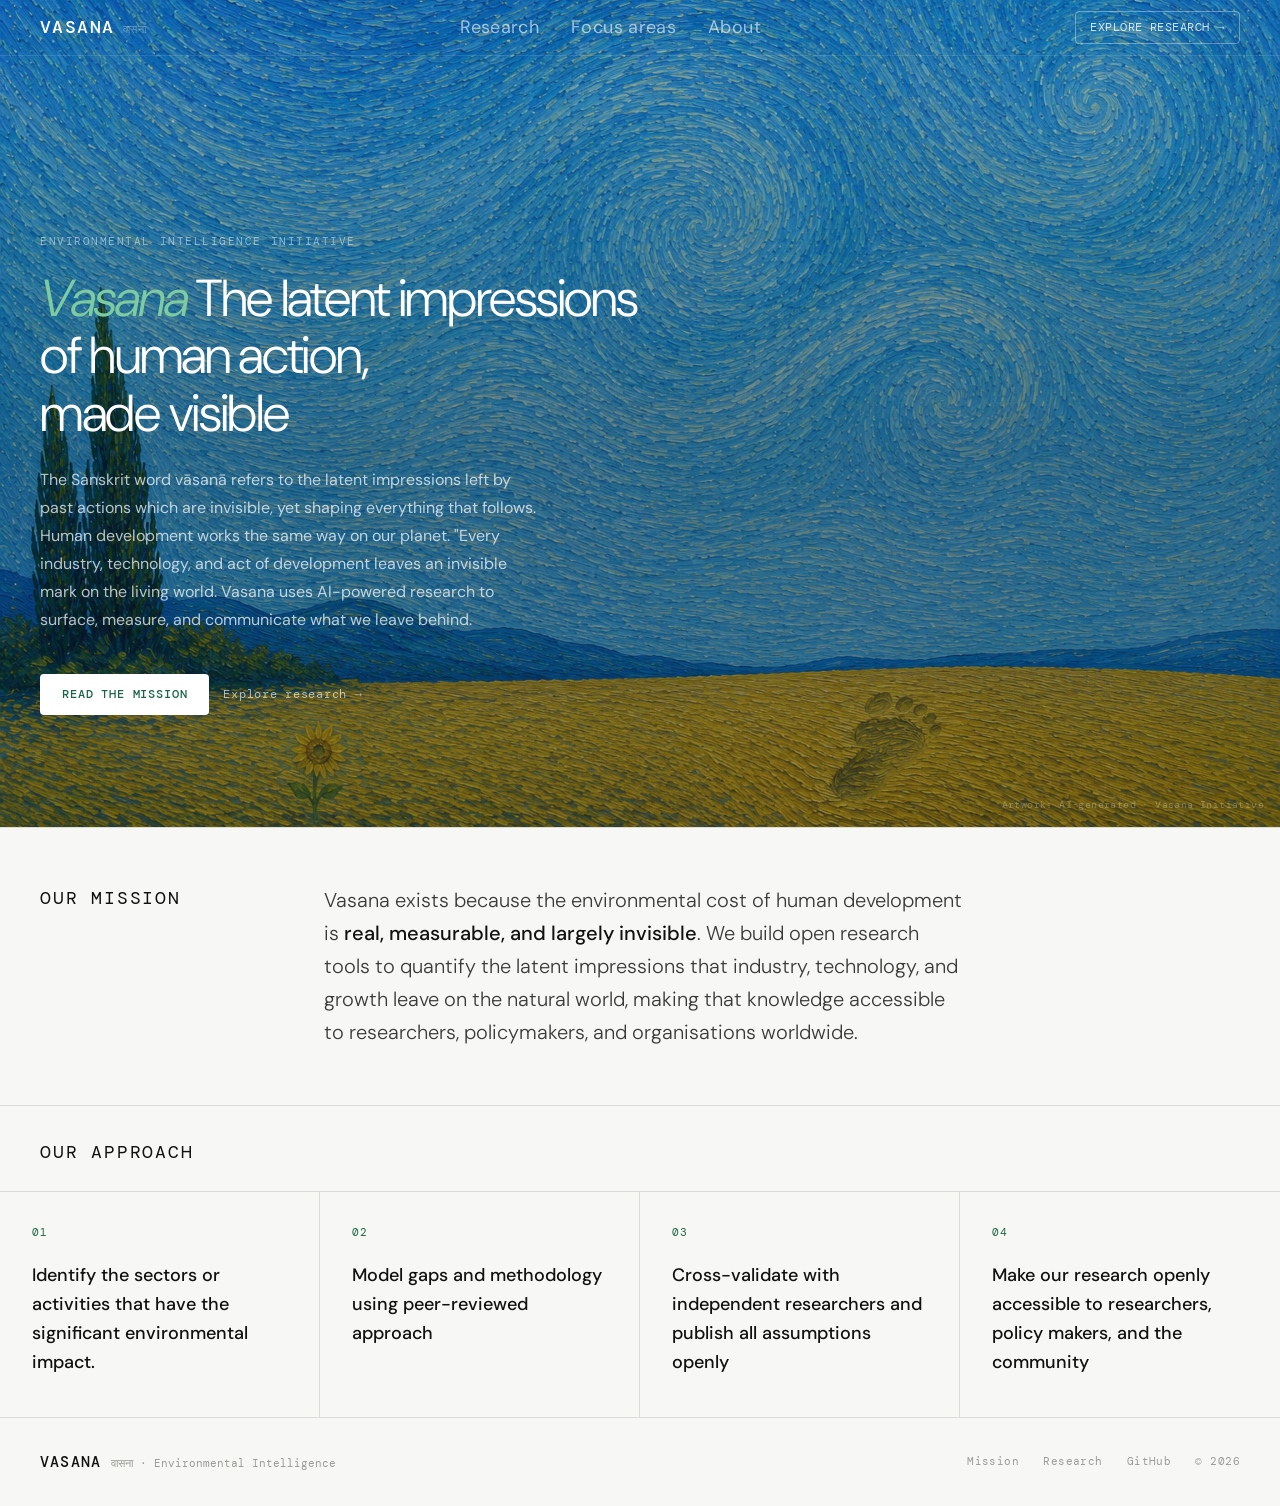
<file: index.html>
<!DOCTYPE html>
<html lang="en">
<head>
  <meta charset="UTF-8">
  <meta name="viewport" content="width=device-width, initial-scale=1.0">
  <meta name="description" content="Vasana — AI-powered research measuring the latent impressions of human action on the natural world.">
  <title>Vasana · Environmental Intelligence</title>
  <link rel="stylesheet" href="css/style.css">
  <style>
    /* HERO IMAGE */
    .hero-image {
      position: relative;
      height: 92vh;
      min-height: 560px;
      display: flex;
      flex-direction: column;
      justify-content: flex-end;
      overflow: hidden;
      border-bottom: 1px solid var(--rule);
    }

    .hero-bg {
      position: absolute;
      inset: 0;
      background-image: url('images/hero.png');
      background-size: cover;
      background-position: center center;
      filter: brightness(0.92) saturate(0.95);
      z-index: 0;
    }

    /* Gradient — heavier at bottom where text sits, preserves the swirling sky above */
    .hero-bg::after {
      content: '';
      position: absolute;
      inset: 0;
      background:
        linear-gradient(to top, rgba(4, 20, 30, 0.316) 0%, rgba(4, 20, 30, 0.338) 45%, rgba(4, 20, 30, 0.08) 100%);
    }

    .hero-content {
      position: relative;
      z-index: 1;
      padding: 3.5rem 2.5rem 4rem;
      max-width: 740px;
    }

    .hero-eyebrow-img {
      font-family: var(--mono);
      font-size: 11px;
      letter-spacing: 0.14em;
      color: rgba(255,255,255,0.5);
      text-transform: uppercase;
      margin-bottom: 1.25rem;
    }

    .hero-title-img {
      font-size: 52px;
      font-weight: 300;
      line-height: 1.1;
      letter-spacing: -0.025em;
      color: #fff;
      margin-bottom: 1.5rem;
    }

    .hero-title-img em {
      font-style: italic;
      color: #7ecba0;
    }

    .hero-body-img {
      font-size: 16px;
      color: rgba(255,255,255,0.72);
      line-height: 1.75;
      max-width: 500px;
      margin-bottom: 2.5rem;
    }

    .hero-actions-img {
      display: flex;
      gap: 14px;
      align-items: center;
      flex-wrap: wrap;
    }

    .btn-primary-img {
      background: #fff;
      color: var(--green);
      font-family: var(--mono);
      font-size: 12px;
      letter-spacing: 0.07em;
      padding: 11px 22px;
      border-radius: 4px;
      text-decoration: none;
      font-weight: 500;
      transition: opacity 0.15s;
    }
    .btn-primary-img:hover { opacity: 0.88; }

    .btn-ghost-img {
      color: rgba(255,255,255,0.65);
      font-family: var(--mono);
      font-size: 12px;
      letter-spacing: 0.06em;
      text-decoration: none;
      transition: color 0.15s;
    }
    .btn-ghost-img:hover { color: #fff; }

    /* Photo credit */
    .photo-credit {
      position: absolute;
      bottom: 14px;
      right: 16px;
      z-index: 2;
      font-family: var(--mono);
      font-size: 10px;
      color: rgba(255,255,255,0.3);
      letter-spacing: 0.04em;
    }
    .photo-credit a { color: inherit; text-decoration: none; }
    .photo-credit a:hover { color: rgba(255,255,255,0.6); }

    /* NAV on dark hero — make wordmark white */
    nav.over-image {
      position: absolute;
      top: 0; left: 0; right: 0;
      background: transparent;
      border-bottom: 1px solid rgba(255,255,255,0.1);
      z-index: 5;
    }
    nav.over-image .nav-wordmark { color: #fff; }
    nav.over-image .nav-tag { color: rgba(255,255,255,0.35); }
    nav.over-image .nav-links a { color: rgba(255,255,255,0.6); }
    nav.over-image .nav-links a:hover,
    nav.over-image .nav-links a.active { color: #fff; }
    nav.over-image .nav-cta {
      color: rgba(255,255,255,0.8);
      border-color: rgba(255,255,255,0.35);
    }
    nav.over-image .nav-cta:hover {
      background: rgba(255,255,255,0.12);
      color: #fff;
    }
    nav.over-image .nav-hamburger span { background: #fff; }

    @media (max-width: 768px) {
      .hero-title-img { font-size: 32px; }
      .hero-content { padding: 2.5rem 1.25rem 3rem; }
      nav.over-image { position: sticky; background: var(--ink); border-bottom-color: rgba(255,255,255,0.08); }
    }
  </style>
</head>
<body>

<!-- Hero wraps nav so nav floats over image -->
<section class="hero-image">
  <div class="hero-bg"></div>

  <nav class="over-image">
    <a href="index.html" class="nav-logo">
      <span class="nav-wordmark">VASANA</span>
      <span class="nav-tag">वासना</span>
    </a>
    <ul class="nav-links">
      
      <li><a href="research.html">Research</a></li>
      <li><a href="index.html#focus">Focus areas</a></li>
      <li><a href="index.html#about">About</a></li>
    </ul>
    <a href="research.html" class="nav-cta">EXPLORE RESEARCH →</a>
    <button class="nav-hamburger" aria-label="Open menu">
      <span></span><span></span><span></span>
    </button>
  </nav>

  <div class="hero-content">
    <p class="hero-eyebrow-img">Environmental Intelligence Initiative</p>
    <h1 class="hero-title-img"> <em>Vasana</em> The latent impressions<br>of human action,<br>made visible</h1>
    <p class="hero-body-img">The Sanskrit word vāsanā refers to the latent impressions left by past actions which are invisible, yet shaping everything that follows. Human development works the same way on our planet. "Every industry, technology, and act of development leaves an invisible mark on the living world. Vasana uses AI-powered research to surface, measure, and communicate what we leave behind.</p>
    <div class="hero-actions-img">
      <a href="mission.html" class="btn-primary-img">READ THE MISSION</a>
      <a href="research.html" class="btn-ghost-img">Explore research →</a>
    </div>
  </div>

  <span class="photo-credit">Artwork: AI-generated · Vasana Initiative</span>

    Photo: <a href="https://unsplash.com/photos/aerial-view-of-green-trees-and-river-during-daytime" target="_blank">Unsplash</a>
  </span>
</section>

<!-- MISSION BAND -->
<div class="mission-band">
  <span class="section-label">Our mission</span>
  <p class="mission-text">Vasana exists because the environmental cost of human development is <strong>real, measurable, and largely invisible</strong>. We build open research tools to quantify the latent impressions that industry, technology, and growth leave on the natural world, making that knowledge accessible to researchers, policymakers, and organisations worldwide.</p>
</div>

<!-- FOCUS AREAS -->
<section class="focus-section" id="focus">
  <div class="focus-header">
    <span class="section-label">Our Approach </span>
  </div>
  <div class="focus-grid">
    <a href=""" class="focus-card">
      <span class="focus-icon">01</span>
      <div class="focus-title">Identify the sectors or activities that have the significant environmental impact.</div>
  
    </a>
    <a href="" class="focus-card">
      <span class="focus-icon">02</span>
      <div class="focus-title">Model gaps and methodology using peer-reviewed approach</div>
    </a>

    <a href="" class="focus-card">
      <span class="focus-icon">03</span>
      <div class="focus-title">Cross-validate with independent researchers and publish all assumptions openly</div>
    </a>

    <a href="" class="focus-card">
      <span class="focus-icon">04</span>
      <div class="focus-title">Make our research openly accessible to researchers, policy makers, and the community</div>
    </a>

  </div>
</section>

<!-- APPROACH -->


<footer id="about">
  <div class="footer-left">
    <span class="footer-wordmark">VASANA</span>
    <span class="footer-sub">वासना · Environmental Intelligence</span>
  </div>
  <div class="footer-right">
    <a href="mission.html">Mission</a>
    <a href="research.html">Research</a>
    <a href="https://github.com/" target="_blank">GitHub</a>
    <span>© 2026</span>
  </div>
</footer>

<script src="js/main.js"></script>
</body>
</html>
</file>
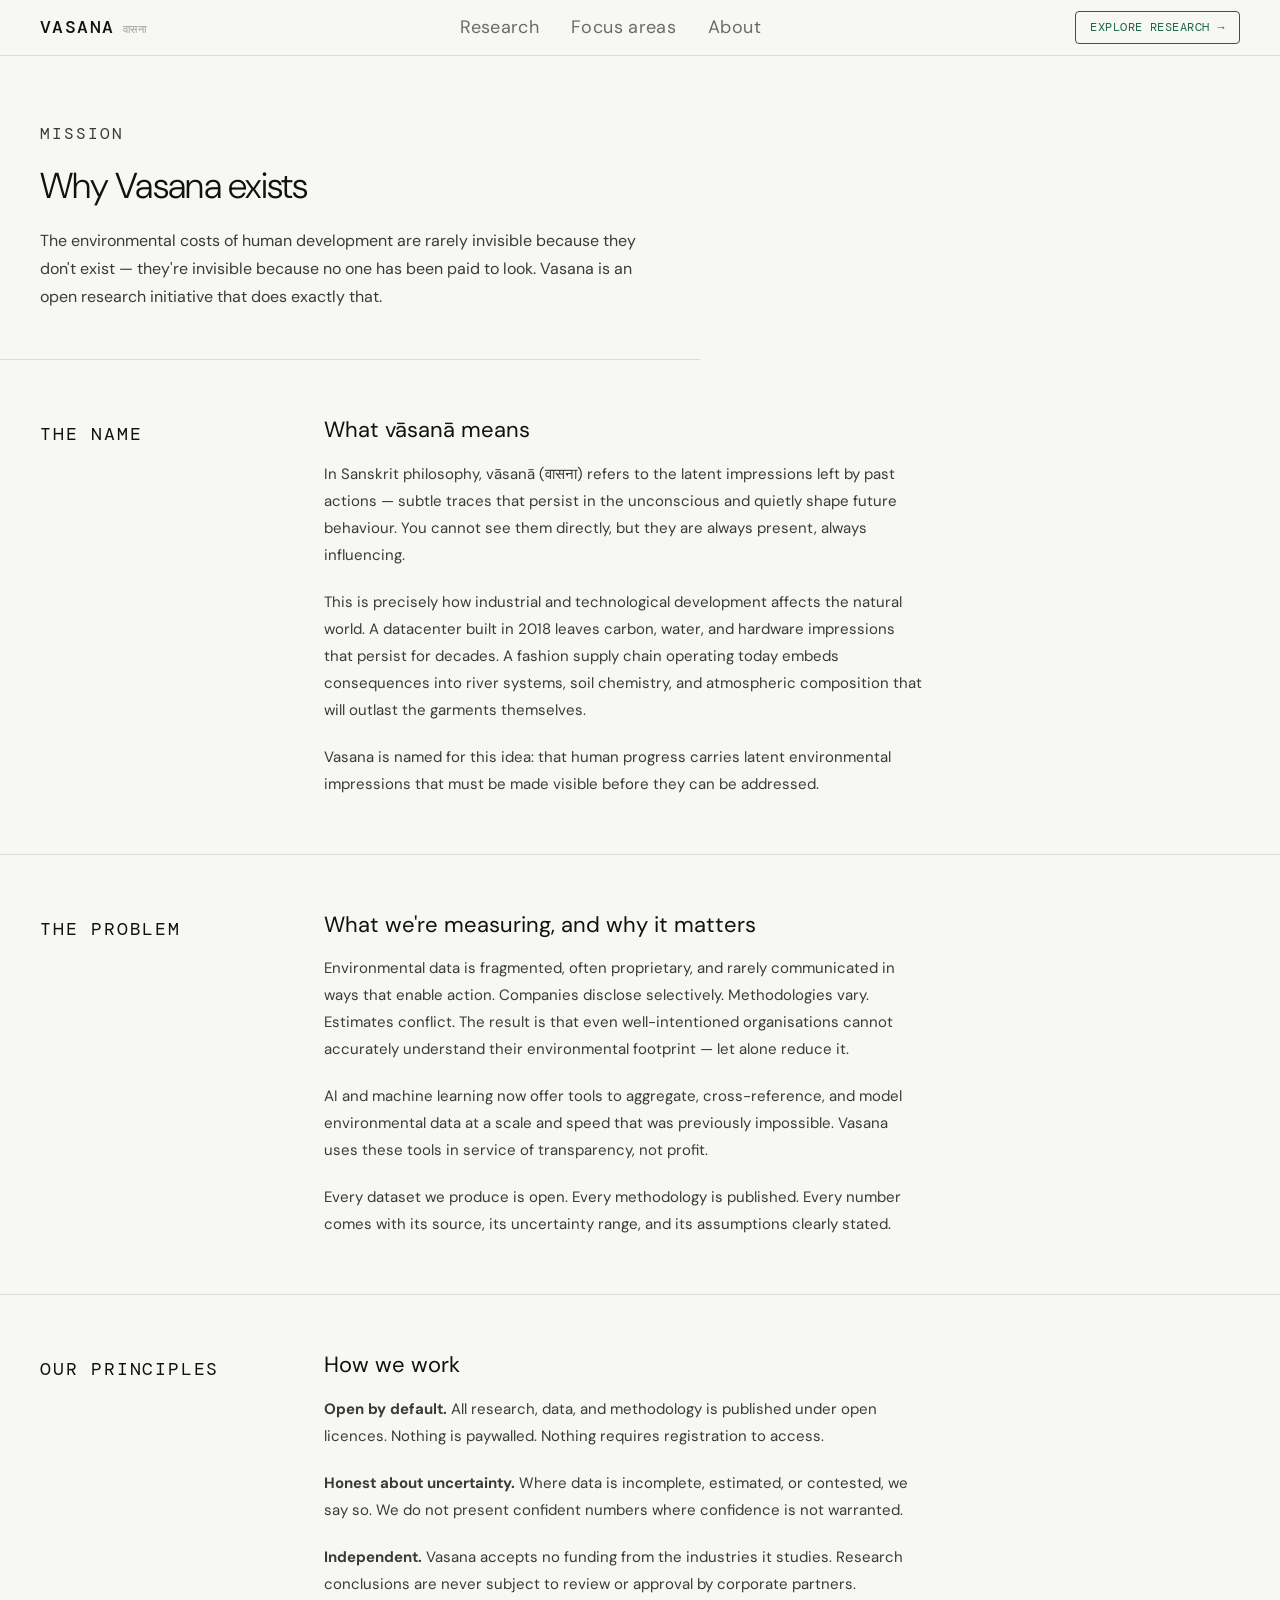
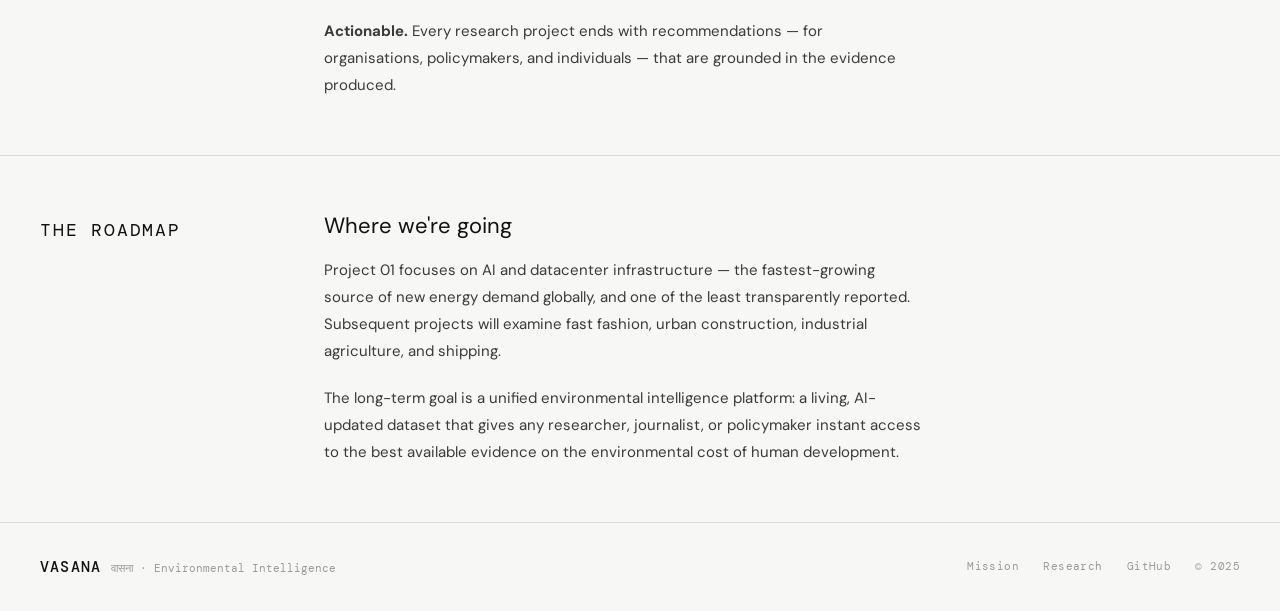
<file: mission.html>
<!DOCTYPE html>
<html lang="en">
<head>
  <meta charset="UTF-8">
  <meta name="viewport" content="width=device-width, initial-scale=1.0">
  <meta name="description" content="Vasana's mission — measuring the latent impressions of human action on the natural world.">
  <title>Mission · Vasana</title>
  <link rel="stylesheet" href="css/style.css">
</head>
<body>

<nav>
  <a href="index.html" class="nav-logo">
    <span class="nav-wordmark">VASANA</span>
    <span class="nav-tag">वासना</span>
  </a>
  <ul class="nav-links">
    
    <li><a href="research.html">Research</a></li>
    <li><a href="index.html#projects">Focus areas</a></li>
    <li><a href="index.html#about">About</a></li>
  </ul>
  <a href="research.html" class="nav-cta">EXPLORE RESEARCH →</a>
  <button class="nav-hamburger" aria-label="Open menu">
    <span></span><span></span><span></span>
  </button>
</nav>

<div class="page-hero">
  <p class="hero-eyebrow">Mission</p>
  <h1>Why Vasana exists</h1>
  <p>The environmental costs of human development are rarely invisible because they don't exist — they're invisible because no one has been paid to look. Vasana is an open research initiative that does exactly that.</p>
</div>

<div class="prose-section">
  <span class="section-label prose-label">The name</span>
  <div class="prose-body">
    <h2>What vāsanā means</h2>
    <p>In Sanskrit philosophy, vāsanā (वासना) refers to the latent impressions left by past actions — subtle traces that persist in the unconscious and quietly shape future behaviour. You cannot see them directly, but they are always present, always influencing.</p>
    <p>This is precisely how industrial and technological development affects the natural world. A datacenter built in 2018 leaves carbon, water, and hardware impressions that persist for decades. A fashion supply chain operating today embeds consequences into river systems, soil chemistry, and atmospheric composition that will outlast the garments themselves.</p>
    <p>Vasana is named for this idea: that human progress carries latent environmental impressions that must be made visible before they can be addressed.</p>
  </div>
</div>

<div class="prose-section">
  <span class="section-label prose-label">The problem</span>
  <div class="prose-body">
    <h2>What we're measuring, and why it matters</h2>
    <p>Environmental data is fragmented, often proprietary, and rarely communicated in ways that enable action. Companies disclose selectively. Methodologies vary. Estimates conflict. The result is that even well-intentioned organisations cannot accurately understand their environmental footprint — let alone reduce it.</p>
    <p>AI and machine learning now offer tools to aggregate, cross-reference, and model environmental data at a scale and speed that was previously impossible. Vasana uses these tools in service of transparency, not profit.</p>
    <p>Every dataset we produce is open. Every methodology is published. Every number comes with its source, its uncertainty range, and its assumptions clearly stated.</p>
  </div>
</div>

<div class="prose-section">
  <span class="section-label prose-label">Our principles</span>
  <div class="prose-body">
    <h2>How we work</h2>
    <p><strong>Open by default.</strong> All research, data, and methodology is published under open licences. Nothing is paywalled. Nothing requires registration to access.</p>
    <p><strong>Honest about uncertainty.</strong> Where data is incomplete, estimated, or contested, we say so. We do not present confident numbers where confidence is not warranted.</p>
    <p><strong>Independent.</strong> Vasana accepts no funding from the industries it studies. Research conclusions are never subject to review or approval by corporate partners.</p>
    <p><strong>Actionable.</strong> Every research project ends with recommendations — for organisations, policymakers, and individuals — that are grounded in the evidence produced.</p>
  </div>
</div>

<div class="prose-section">
  <span class="section-label prose-label">The roadmap</span>
  <div class="prose-body">
    <h2>Where we're going</h2>
    <p>Project 01 focuses on AI and datacenter infrastructure — the fastest-growing source of new energy demand globally, and one of the least transparently reported. Subsequent projects will examine fast fashion, urban construction, industrial agriculture, and shipping.</p>
    <p>The long-term goal is a unified environmental intelligence platform: a living, AI-updated dataset that gives any researcher, journalist, or policymaker instant access to the best available evidence on the environmental cost of human development.</p>
  </div>
</div>

<footer>
  <div class="footer-left">
    <span class="footer-wordmark">VASANA</span>
    <span class="footer-sub">वासना · Environmental Intelligence</span>
  </div>
  <div class="footer-right">
    <a href="mission.html">Mission</a>
    <a href="research.html">Research</a>
    <a href="https://github.com/" target="_blank">GitHub</a>
    <span>© 2025</span>
  </div>
</footer>

<script src="js/main.js"></script>
</body>
</html>
</file>
<file: css/style.css>
@import url('https://fonts.googleapis.com/css2?family=DM+Mono:ital,wght@0,300;0,400;0,500;1,300&family=DM+Sans:ital,opsz,wght@0,9..40,300;0,9..40,400;0,9..40,500;1,9..40,300&display=swap');

*, *::before, *::after { box-sizing: border-box; margin: 0; padding: 0; }

:root {
  --ink: #111210;
  --ink-2: #3a3b38;
  --ink-3: #6b6c68;
  --ink-4: #9a9b96;
  --paper: #f7f7f5;
  --paper-2: #efefec;
  --rule: #ddddd8;
  --green: #1a6644;
  --green-light: #e8f3ed;
  --green-mid: #2d8a5e;
  --mono: 'DM Mono', monospace;
  --sans: 'DM Sans', sans-serif;
}

body {
  font-family: var(--sans);
  background: var(--paper);
  color: var(--ink);
  font-size: 15px;
  line-height: 1.6;
  -webkit-font-smoothing: antialiased;
}

/* NAV */
nav {
  display: flex;
  align-items: center;
  justify-content: space-between;
  padding: 0 2.5rem;
  height: 56px;
  border-bottom: 1px solid var(--rule);
  background: var(--paper);
  position: sticky;
  top: 0;
  z-index: 10;
}

.nav-logo {
  display: flex;
  align-items: baseline;
  gap: 8px;
  text-decoration: none;
}

.nav-wordmark {
  font-family: var(--mono);
  font-size: 18px;
  font-weight: 500;
  letter-spacing: 0.08em;
  color: var(--ink);
}

.nav-tag {
  font-family: var(--mono);
  font-size: 11px;
  color: var(--ink-4);
  letter-spacing: 0.04em;
}

.nav-links {
  display: flex;
  gap: 2rem;
  list-style: none;
}

.nav-links a {
  font-size: 18px;
  color: var(--ink-3);
  text-decoration: none;
  letter-spacing: 0.02em;
  transition: color 0.15s;
}

.nav-links a:hover,
.nav-links a.active { color: var(--ink); }

.nav-cta {
  font-family: var(--mono);
  font-size: 12px;
  color: var(--green);
  border: 1px solid var(--green);
  padding: 6px 14px;
  border-radius: 4px;
  text-decoration: none;
  letter-spacing: 0.04em;
  transition: background 0.15s, color 0.15s;
}

.nav-cta:hover {
  background: var(--green);
  color: #fff;
}

/* HAMBURGER */
.nav-hamburger {
  display: none;
  flex-direction: column;
  gap: 5px;
  cursor: pointer;
  background: none;
  border: none;
  padding: 4px;
}

.nav-hamburger span {
  display: block;
  width: 22px;
  height: 1.5px;
  background: var(--ink);
}

/* HERO */
.hero {
  display: grid;
  grid-template-columns: 1fr 1fr;
  min-height: 480px;
  border-bottom: 1px solid var(--rule);
}

.hero-left {
  padding: 4rem 2.5rem;
  border-right: 1px solid var(--rule);
  display: flex;
  flex-direction: column;
  justify-content: center;
}

.hero-eyebrow {
  font-family: var(--mono);
  font-size: 15px;
  letter-spacing: 0.12em;
  color: var(--green);
  text-transform: uppercase;
  margin-bottom: 1.25rem;
}

.hero-title {
  font-size: 50px;
  font-weight: 300;
  line-height: 1.15;
  letter-spacing: -0.02em;
  color: var(--ink);
  margin-bottom: 1.5rem;
}

.hero-title em {
  font-style: italic;
  font-weight: 300;
  color: var(--green-mid);
}

.hero-body {
  font-size: 18px;
  color: var(--ink-2);
  line-height: 1.75;
  max-width: 420px;
  margin-bottom: 2.5rem;
}

.hero-actions {
  display: flex;
  gap: 18px;
  align-items: center;
  flex-wrap: wrap;
}

.btn-primary {
  background: var(--green);
  color: #fff;
  font-family: var(--mono);
  font-size: 15px;
  letter-spacing: 0.06em;
  padding: 10px 20px;
  border: none;
  border-radius: 4px;
  cursor: pointer;
  text-decoration: none;
  transition: opacity 0.15s;
}

.btn-primary:hover { opacity: 0.85; }

.btn-ghost {
  color: var(--ink-3);
  font-family: var(--mono);
  font-size: 15px;
  letter-spacing: 0.06em;
  text-decoration: none;
  transition: color 0.15s;
}

.btn-ghost:hover { color: var(--ink); }

/* STAT GRID */
.hero-right {
  display: grid;
  grid-template-columns: 1fr 1fr;
  grid-template-rows: 1fr 1fr;
}

.stat-cell {
  padding: 2rem;
  border-right: 1px solid var(--rule);
  border-bottom: 1px solid var(--rule);
  display: flex;
  flex-direction: column;
  justify-content: flex-end;
}

.stat-cell:nth-child(2),
.stat-cell:nth-child(4) { border-right: none; }
.stat-cell:nth-child(3),
.stat-cell:nth-child(4) { border-bottom: none; }

.stat-value {
  font-family: var(--mono);
  font-size: 30px;
  font-weight: 500;
  color: var(--ink);
  line-height: 1;
  margin-bottom: 6px;
}

.stat-value span {
  font-size: 18px;
  font-weight: 300;
  color: var(--ink-3);
}

.stat-label {
  font-size: 18px;
  color: var(--ink-4);
  line-height: 1.4;
}

.stat-dot {
  width: 6px;
  height: 6px;
  border-radius: 50%;
  background: var(--green);
  margin-bottom: 1rem;
}

/* MISSION BAND */
.mission-band {
  padding: 3.5rem 2.5rem;
  border-bottom: 1px solid var(--rule);
  display: grid;
  grid-template-columns: 220px 1fr;
  gap: 4rem;
  align-items: start;
}

.section-label {
  font-family: var(--mono);
  font-size: 18px;
  letter-spacing: 0.1em;
  color: var(--ink);
  text-transform: uppercase;
}

.mission-text {
  font-size: 20px;
  font-weight: 300;
  line-height: 1.65;
  color: var(--ink-2);
  max-width: 640px;
}

.mission-text strong {
  font-weight: 500;
  color: var(--ink);
}

/* FOCUS AREAS */
.focus-section { border-bottom: 1px solid var(--rule); }

.focus-header {
  padding: 2rem 2.5rem 1.5rem;
  border-bottom: 1px solid var(--rule);
}

.focus-grid {
  display: grid;
  grid-template-columns: repeat(4, 1fr);
}

.focus-card {
  padding: 2rem;
  border-right: 1px solid var(--rule);
  transition: background 0.15s;
  text-decoration: none;
  display: block;
  color: inherit;
}

.focus-card:last-child { border-right: none; }
.focus-card:hover { background: var(--paper-2); }

.focus-icon {
  font-family: var(--mono);
  font-size: 11px;
  color: var(--green);
  letter-spacing: 0.08em;
  margin-bottom: 1.25rem;
  display: block;
}

.focus-title {
  font-size: 18px;
  font-weight: 500;
  color: var(--ink);
  margin-bottom: 0.5rem;
}

.focus-body {
  font-size: 18px;
  color: var(--ink-3);
  line-height: 1.6;
}

/* APPROACH */
.approach-section {
  display: grid;
  grid-template-columns: 1fr 1fr;
  border-bottom: 1px solid var(--rule);
}

.approach-left {
  padding: 3.5rem 2.5rem;
  border-right: 1px solid var(--rule);
}

.approach-title {
  font-size: 24px;
  font-weight: 300;
  line-height: 1.3;
  margin-bottom: 1rem;
  color: var(--ink);
}

.approach-body {
  font-size: 18px;
  color: var(--ink-3);
  line-height: 1.75;
  margin-bottom: 2rem;
}

.approach-steps {
  display: flex;
  flex-direction: column;
  gap: 16px;
}

.step {
  display: flex;
  gap: 16px;
  align-items: flex-start;
}

.step-num {
  font-family: var(--mono);
  font-size: 15px;
  color: var(--green);
  letter-spacing: 0.08em;
  padding-top: 2px;
  min-width: 28px;
}

.step-text {
  font-size: 13px;
  color: var(--ink-2);
  line-height: 1.6;
}

.approach-right {
  padding: 3.5rem 2.5rem;
  background: var(--green-light);
}

.quote-block {
  border-left: 2px solid var(--green-mid);
  padding-left: 1.5rem;
  margin-bottom: 2.5rem;
}

.quote-text {
  font-size: 16px;
  font-weight: 300;
  font-style: italic;
  line-height: 1.7;
  color: var(--ink-2);
  margin-bottom: 0.75rem;
}

.quote-source {
  font-family: var(--mono);
  font-size: 15px;
  color: var(--ink-4);
  letter-spacing: 0.06em;
}

.scope-list {
  display: flex;
  flex-direction: column;
  gap: 10px;
  margin-top: 1rem;
}

.scope-item {
  display: flex;
  align-items: center;
  gap: 10px;
  font-size: 13px;
  color: var(--ink-2);
}

.scope-dot {
  width: 5px;
  height: 5px;
  border-radius: 50%;
  background: var(--green-mid);
  flex-shrink: 0;
}

/* PROJECTS SECTION */
.projects-section { border-bottom: 1px solid var(--rule); }

.projects-header {
  padding: 2rem 2.5rem 1.5rem;
  border-bottom: 1px solid var(--rule);
}

.projects-grid {
  display: grid;
  grid-template-columns: repeat(3, 1fr);
}

.project-card {
  padding: 2rem;
  border-right: 1px solid var(--rule);
  transition: background 0.15s;
}

.project-card:last-child { border-right: none; }
.project-card:hover { background: var(--paper-2); }

.project-status {
  font-family: var(--mono);
  font-size: 10px;
  letter-spacing: 0.1em;
  text-transform: uppercase;
  padding: 3px 8px;
  border-radius: 3px;
  display: inline-block;
  margin-bottom: 1rem;
}

.status-active {
  background: var(--green-light);
  color: var(--green);
}

.status-upcoming {
  background: var(--paper-2);
  color: var(--ink-4);
}

.project-num {
  font-family: var(--mono);
  font-size: 15px;
  color: var(--ink-4);
  margin-bottom: 0.75rem;
}

.project-title {
  font-size: 16px;
  font-weight: 500;
  color: var(--ink);
  margin-bottom: 0.5rem;
}

.project-body {
  font-size: 13px;
  color: var(--ink-3);
  line-height: 1.6;
}

/* FOOTER */
footer {
  padding: 2rem 2.5rem;
  display: flex;
  align-items: center;
  justify-content: space-between;
  flex-wrap: wrap;
  gap: 1rem;
}

.footer-left {
  display: flex;
  align-items: baseline;
  gap: 10px;
}

.footer-wordmark {
  font-family: var(--mono);
  font-size: 15px;
  font-weight: 500;
  letter-spacing: 0.08em;
  color: var(--ink);
}

.footer-sub {
  font-family: var(--mono);
  font-size: 11px;
  color: var(--ink-4);
}

.footer-right {
  font-family: var(--mono);
  font-size: 11px;
  color: var(--ink-4);
  letter-spacing: 0.04em;
  display: flex;
  gap: 1.5rem;
}

.footer-right a {
  color: var(--ink-4);
  text-decoration: none;
}

.footer-right a:hover { color: var(--ink); }

/* PAGE HERO (inner pages) */
.page-hero {
  padding: 4rem 2.5rem 3rem;
  border-bottom: 1px solid var(--rule);
  max-width: 700px;
}

.page-hero .hero-eyebrow { margin-bottom: 1rem; }

.page-hero h1 {
  font-size: 36px;
  font-weight: 300;
  line-height: 1.2;
  letter-spacing: -0.02em;
  margin-bottom: 1.25rem;
}

.page-hero p {
  font-size: 16px;
  color: var(--ink-2);
  line-height: 1.75;
}

/* PROSE CONTENT */
.prose-section {
  display: grid;
  grid-template-columns: 220px 1fr;
  gap: 4rem;
  padding: 3.5rem 2.5rem;
  border-bottom: 1px solid var(--rule);
  align-items: start;
}

.prose-label { padding-top: 4px; }

.prose-body h2 {
  font-size: 22px;
  font-weight: 400;
  color: var(--ink);
  margin-bottom: 1rem;
  line-height: 1.3;
}

.prose-body p {
  font-size: 15px;
  color: var(--ink-2);
  line-height: 1.8;
  margin-bottom: 1.25rem;
  max-width: 600px;
}

.prose-body p:last-child { margin-bottom: 0; }

/* RESPONSIVE */
@media (max-width: 768px) {
  nav { padding: 0 1.25rem; }
  .nav-links, .nav-cta { display: none; }
  .nav-hamburger { display: flex; }
  .nav-links.open {
    display: flex;
    flex-direction: column;
    position: absolute;
    top: 56px;
    left: 0; right: 0;
    background: var(--paper);
    border-bottom: 1px solid var(--rule);
    padding: 1.5rem 1.25rem;
    gap: 1.25rem;
  }

  .hero { grid-template-columns: 1fr; }
  .hero-left { padding: 2.5rem 1.25rem; border-right: none; border-bottom: 1px solid var(--rule); }
  .hero-title { font-size: 28px; }
  .hero-right { grid-template-columns: 1fr 1fr; }
  .stat-cell:nth-child(2) { border-right: none; }
  .stat-cell:nth-child(3) { border-right: 1px solid var(--rule); border-bottom: none; }

  .mission-band { grid-template-columns: 1fr; gap: 1rem; padding: 2.5rem 1.25rem; }
  .mission-text { font-size: 17px; }

  .focus-grid { grid-template-columns: 1fr 1fr; }
  .focus-card { border-bottom: 1px solid var(--rule); }
  .focus-card:nth-child(even) { border-right: none; }

  .approach-section { grid-template-columns: 1fr; }
  .approach-left { border-right: none; border-bottom: 1px solid var(--rule); padding: 2.5rem 1.25rem; }
  .approach-right { padding: 2.5rem 1.25rem; }

  .projects-grid { grid-template-columns: 1fr; }
  .project-card { border-right: none; border-bottom: 1px solid var(--rule); }

  footer { padding: 1.5rem 1.25rem; }
  .footer-right { flex-wrap: wrap; gap: 1rem; }

  .prose-section { grid-template-columns: 1fr; gap: 1.5rem; padding: 2.5rem 1.25rem; }
  .page-hero { padding: 2.5rem 1.25rem; }
}
</file>
